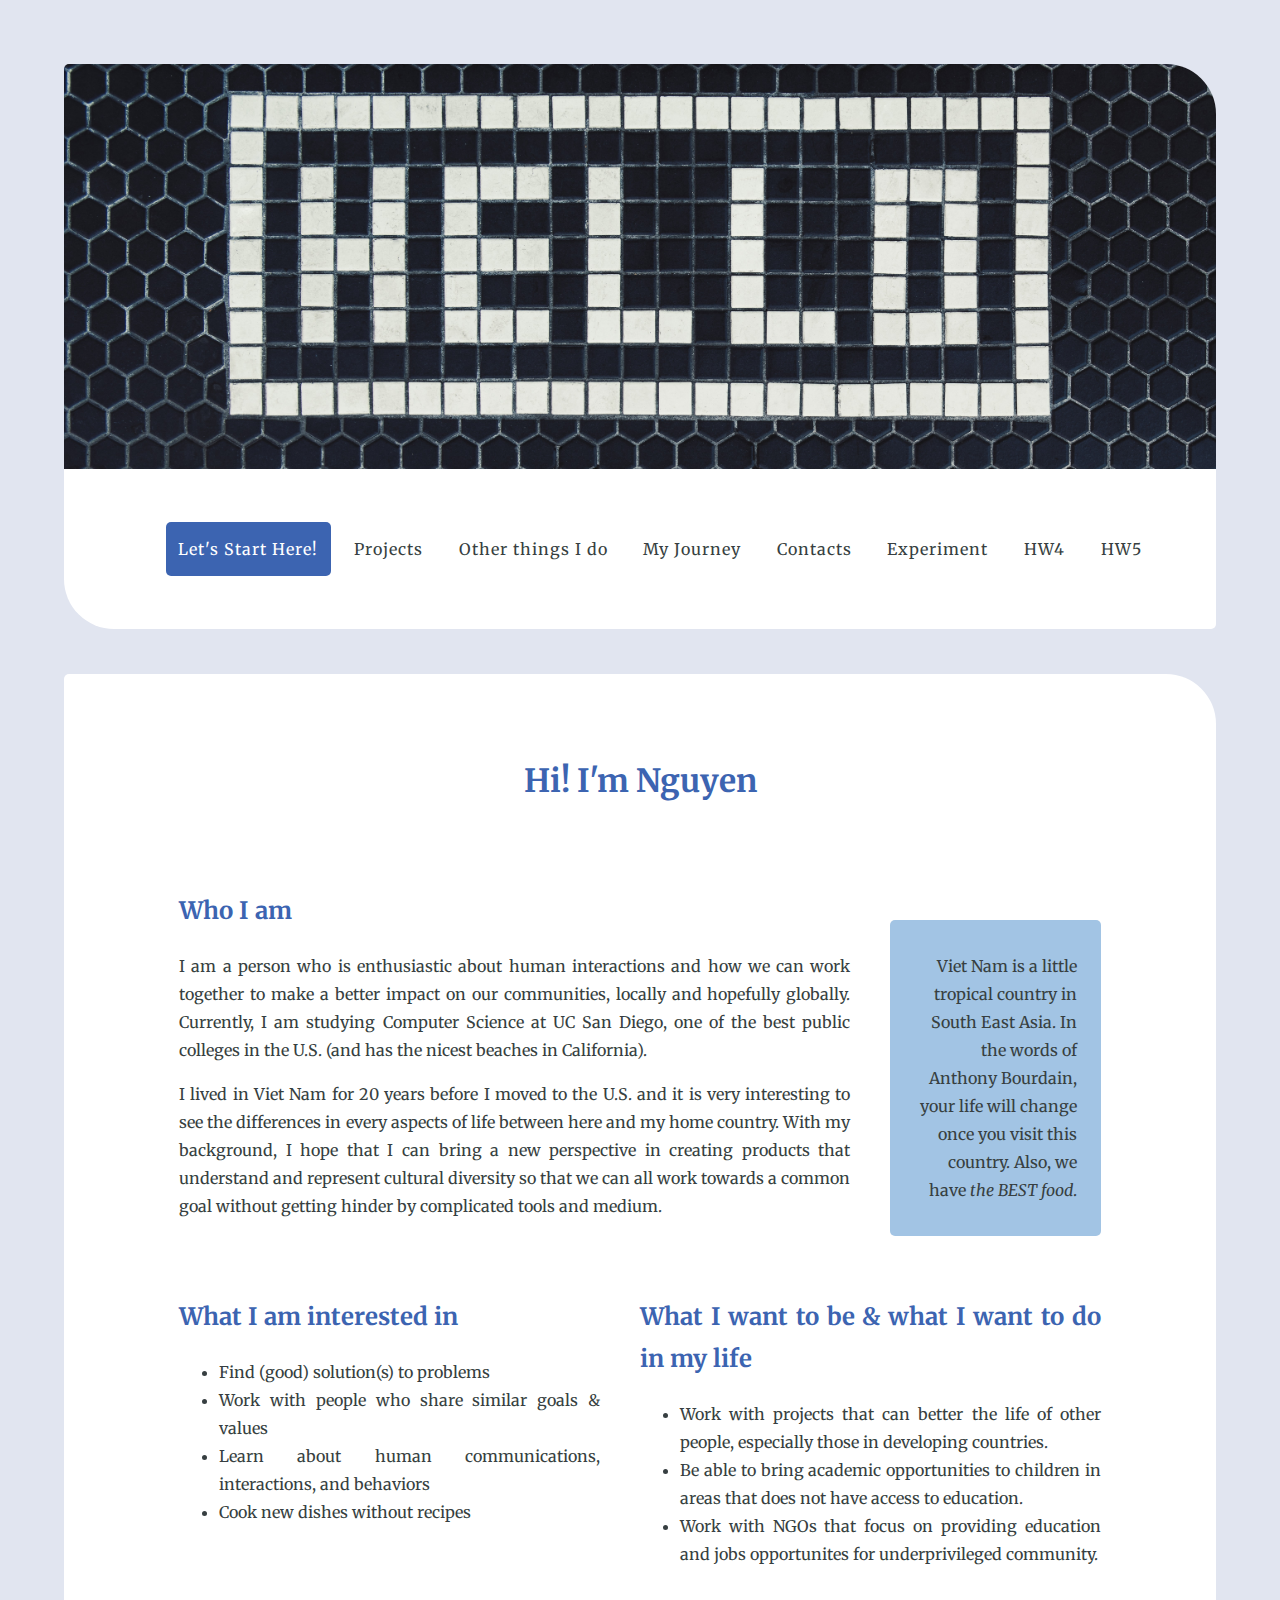
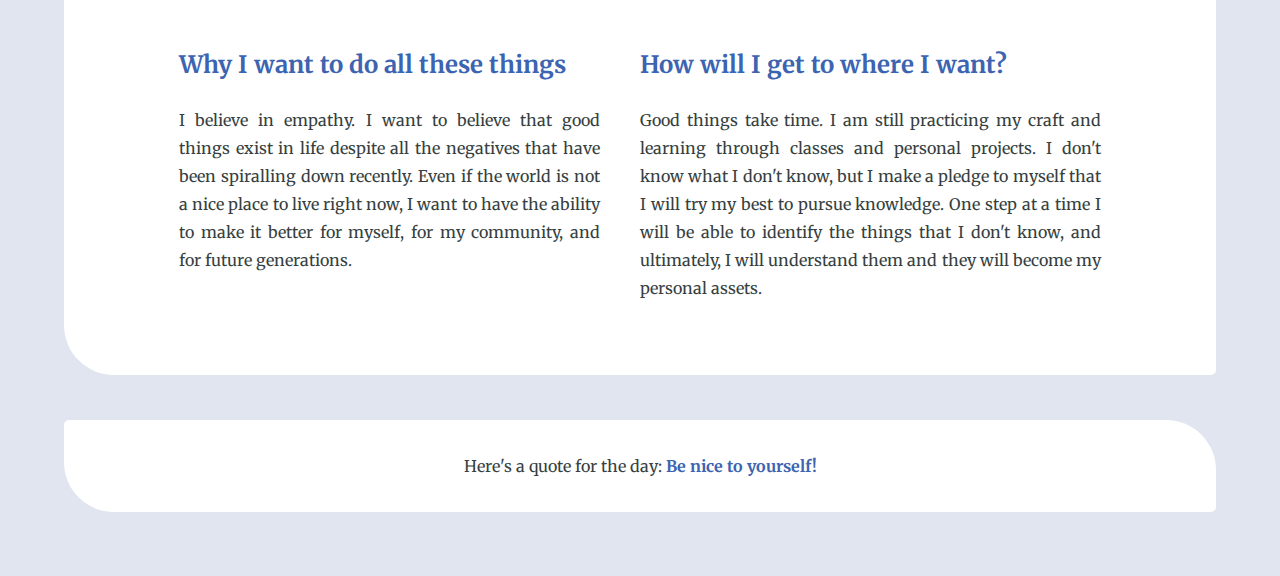
<file: index.html>
<!DOCTYPE html>
<html lang="en">
<head>
    <meta charset="UTF-8">
    <meta http-equiv="X-UA-Compatible" content="IE=edge">
    <meta name="viewport" content="width=device-width, initial-scale=1.0">
    
    <title>Hi! I'm Nguyen</title>

    <link rel="preconnect" href="https://fonts.googleapis.com">
    <link rel="preconnect" href="https://fonts.gstatic.com" crossorigin>
    <link href="https://fonts.googleapis.com/css2?family=Merriweather:wght@400;700&display=swap" rel="stylesheet">
    
    <link
        rel="icon"
        type="image/svg+xml"
        sizes="any"
        href="data:image/svg+xml,&#x3C;svg xmlns=&#x22;http://www.w3.org/2000/svg&#x22; viewBox=&#x22;0 0 100 100&#x22;&#x3E;&#x3C;text y=&#x22;.9em&#x22; font-size=&#x22;90&#x22;&#x3E;&#x1F680;&#x3C;/text&#x3E;&#x3C;/svg&#x3E;"
    />
    
    <link rel="stylesheet" type="text/css" href="/stylesheets/index.css">
</head>
<body>
    <header>
        <!-- <h1>This is Nguyen</h1> -->
        <div class="themeImage">
            <img src="/media/theme-index.jpg" alt="Theme photos">
            <!-- <cite>Photo by <a href="https://unsplash.com/@timmossholder?utm_source=unsplash&utm_medium=referral&utm_content=creditCopyText">Tim Mossholder</a> on <a href="https://unsplash.com/s/photos/hello?utm_source=unsplash&utm_medium=referral&utm_content=creditCopyText">Unsplash</a></cite> -->
        </div>
        <nav role="navigation">
            <p class="menu-button">Menu</p>
            <!-- Drop down menu trial -->
            <!-- <label for="menu-show" class="menu-button">Menu</label> -->
            <!-- <input type="checkbox" id="menu-show"> -->
            <ul>
                <li><a class="active" href="/index.html">Let's Start Here!</a></li>
                <li><a href="/projects.html">Projects</a></li>
                <li><a href="/other-things.html">Other things I do</a></li>
                <li><a href="/my-journey.html">My Journey</a></li>
                <li><a href="/contacts.html">Contacts</a></li>
                <li><a href="/experiment.html">Experiment</a></li>
                <li><a href="hw4/nativedialogs.html">HW4</a></li>
                <li><a href="hw5/methodtest.html">HW5</a></li>
            </ul> 
        </nav>
    </header>
        
    <main>
        <h1 class="pageTitle">Hi! I'm Nguyen</h1>
        <section class="whoIam">
            <h2>Who I am</h2>
            <p>I am a person who is enthusiastic about human interactions and how we can work together to make a better 
                impact on our communities, locally and hopefully globally. Currently, I am studying Computer Science 
                at UC San Diego, one of the best public colleges in the U.S. (and has the nicest beaches in California). </p>
            <p>I lived in Viet Nam for 20 years before I moved to the U.S. and it is very interesting to see the differences
                in every aspects of life between here and my home country. With my background, I hope that I can bring a new 
                perspective in creating products that understand and represent cultural diversity so that we can all work 
                towards a common goal without getting hinder by complicated tools and medium.</p>
        </section>
        
        <aside class="sidebar"><p>Viet Nam is a little tropical country in South East Asia. In the words of Anthony Bourdain, 
            your life will change once you visit this country. Also, we have <i>the BEST food</i>.</p></aside>

        <section class="myInterest">
            <h2>What I am interested in</h2>
            <ul>
                <li>Find (good) solution(s) to problems</li>
                <li>Work with people who share similar goals & values</li>
                <li>Learn about human communications, interactions, and behaviors</li>
                <li>Cook new dishes without recipes</li>
            </ul>
        </section>

        <section class="myGoal">
            <h2>What I want to be & what I want to do in my life</h2>
            <ul>
                <li>Work with projects that can better the life of other people, especially those in developing countries.</li>
                <li>Be able to bring academic opportunities to children in areas that does not have access to education.</li>
                <li>Work with NGOs that focus on providing education and jobs opportunites for underprivileged community.</li>
            </ul>
        </section>

        <section class="myReason">
            <h2>Why I want to do all these things</h2>
            <p>I believe in empathy. I want to believe that good things exist in life despite all the negatives that have 
                been spiralling down recently. Even if the world is not a nice place to live right now, I want to have the 
                ability to make it better for myself, for my community, and for future generations.</p>
        </section>

        <section class="myWay">
            <h2>How will I get to where I want?</h2>
            <p>Good things take time. I am still practicing my craft and learning through classes and personal projects. 
                I don't know what I don't know, but I make a pledge to myself that I will try my best to pursue knowledge. 
                One step at a time I will be able to identify the things that I don't know, and ultimately, I will understand 
                them and they will become my personal assets.</p>
        </section>
    </main>

    <footer>
        <p> Here's a quote for the day: <b>Be nice to yourself!</b></p>
    </footer>

</body>
</html>
</file>
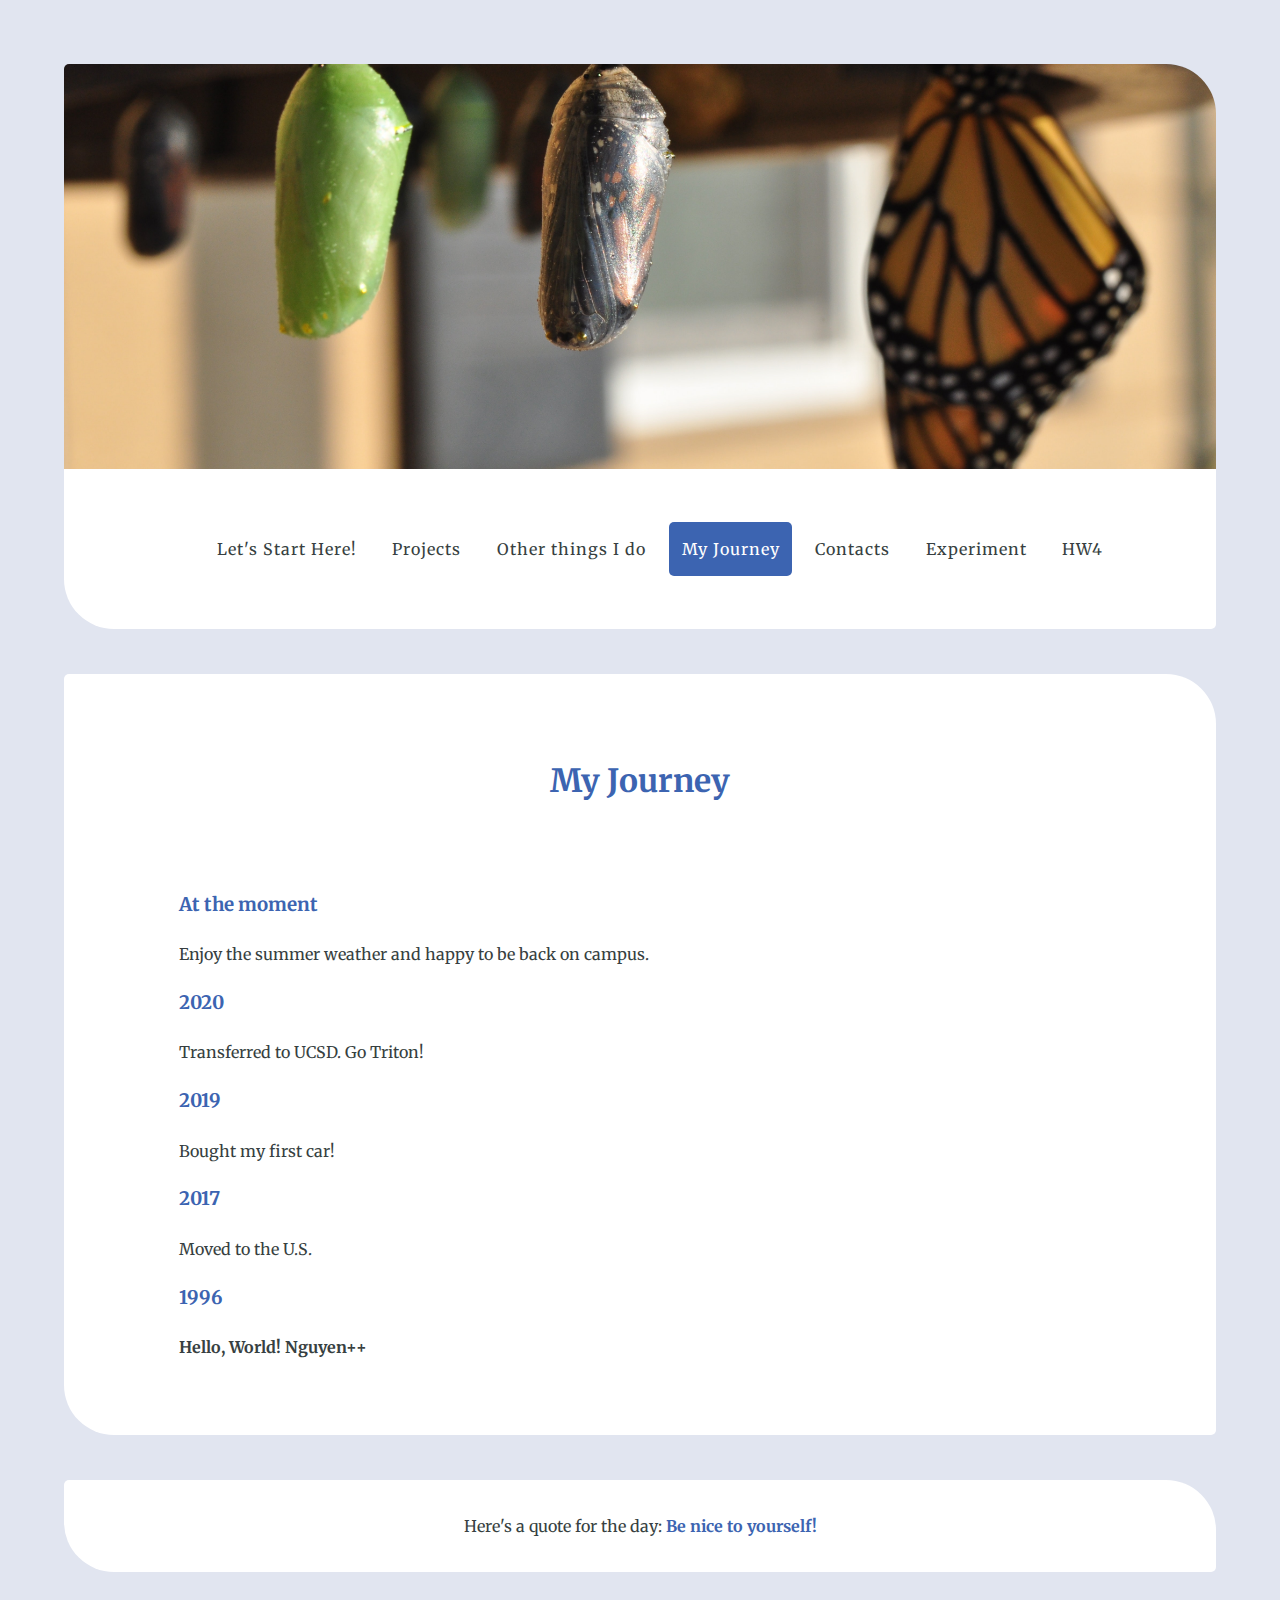
<file: my-journey.html>
<!DOCTYPE html>
<html lang="en">
<head>
    <meta charset="UTF-8">
    <meta http-equiv="X-UA-Compatible" content="IE=edge">
    <meta name="viewport" content="width=device-width, initial-scale=1.0">
    
    <title>Hi! I'm Nguyen</title>
    
    <link rel="preconnect" href="https://fonts.googleapis.com">
    <link rel="preconnect" href="https://fonts.gstatic.com" crossorigin>
    <link href="https://fonts.googleapis.com/css2?family=Merriweather:wght@400;700&display=swap" rel="stylesheet">
    
    <link
        rel="icon"
        type="image/svg+xml"
        sizes="any"
        href="data:image/svg+xml,&#x3C;svg xmlns=&#x22;http://www.w3.org/2000/svg&#x22; viewBox=&#x22;0 0 100 100&#x22;&#x3E;&#x3C;text y=&#x22;.9em&#x22; font-size=&#x22;90&#x22;&#x3E;&#x1F680;&#x3C;/text&#x3E;&#x3C;/svg&#x3E;"
    />
    
    <link rel="stylesheet" type="text/css" href="/stylesheets/journey.css">
</head>
<body>
    <header>
        <!-- <h1>This is Nguyen</h1> -->
        <div class="themeImage">
            <img src="/media/theme-journey.jpg" alt="Theme photos">
            <!-- <cite>Photo by <a href="https://unsplash.com/@scw1217?utm_source=unsplash&utm_medium=referral&utm_content=creditCopyText">Suzanne D. Williams</a> on <a href="https://unsplash.com/s/photos/growth?utm_source=unsplash&utm_medium=referral&utm_content=creditCopyText">Unsplash</a></cite> -->
        </div>
        <nav role="navigation">
            <p class="menu-button">Menu</p>
            <!-- Drop down menu trial -->
            <!-- <label for="menu-show" class="menu-button">Menu</label> -->
            <!-- <input type="checkbox" id="menu-show"> -->
            <ul>
                <li><a href="/index.html">Let's Start Here!</a></li>
                <li><a href="/projects.html">Projects</a></li>
                <li><a href="/other-things.html">Other things I do</a></li>
                <li><a class="active" href="/my-journey.html">My Journey</a></li>
                <li><a href="/contacts.html">Contacts</a></li>
                <li><a href="/experiment.html">Experiment</a></li>
                <li><a href="hw4/nativedialogs.html">HW4</a></li>
            </ul> 
        </nav>
    </header>
        
    <main>
        <h1 class="pageTitle">My Journey</h1>
        <div class="timeline">
            <div class="container right">
                <h3>At the moment</h3>
                <p>Enjoy the summer weather and happy to be back on campus.</p>
            </div>
            <div class="container left">
                <h3>2020</h3>
                <p>Transferred to UCSD. Go Triton!</p>
            </div>
            <div class="container right">
                  <h3>2019</h3>
                  <p>Bought my first car!</p>
            </div>
            <div class="container left">
                  <h3>2017</h3>
                  <p>Moved to the U.S.</p>
            </div>
            <div class="container right">
                  <h3>1996</h3>
                  <p><strong>Hello, World! Nguyen++</strong></p>
            </div>
          </div>
    </main>

    <footer>
        <p> Here's a quote for the day: <b>Be nice to yourself!</b></p>
    </footer>

</body>
</html>
</file>
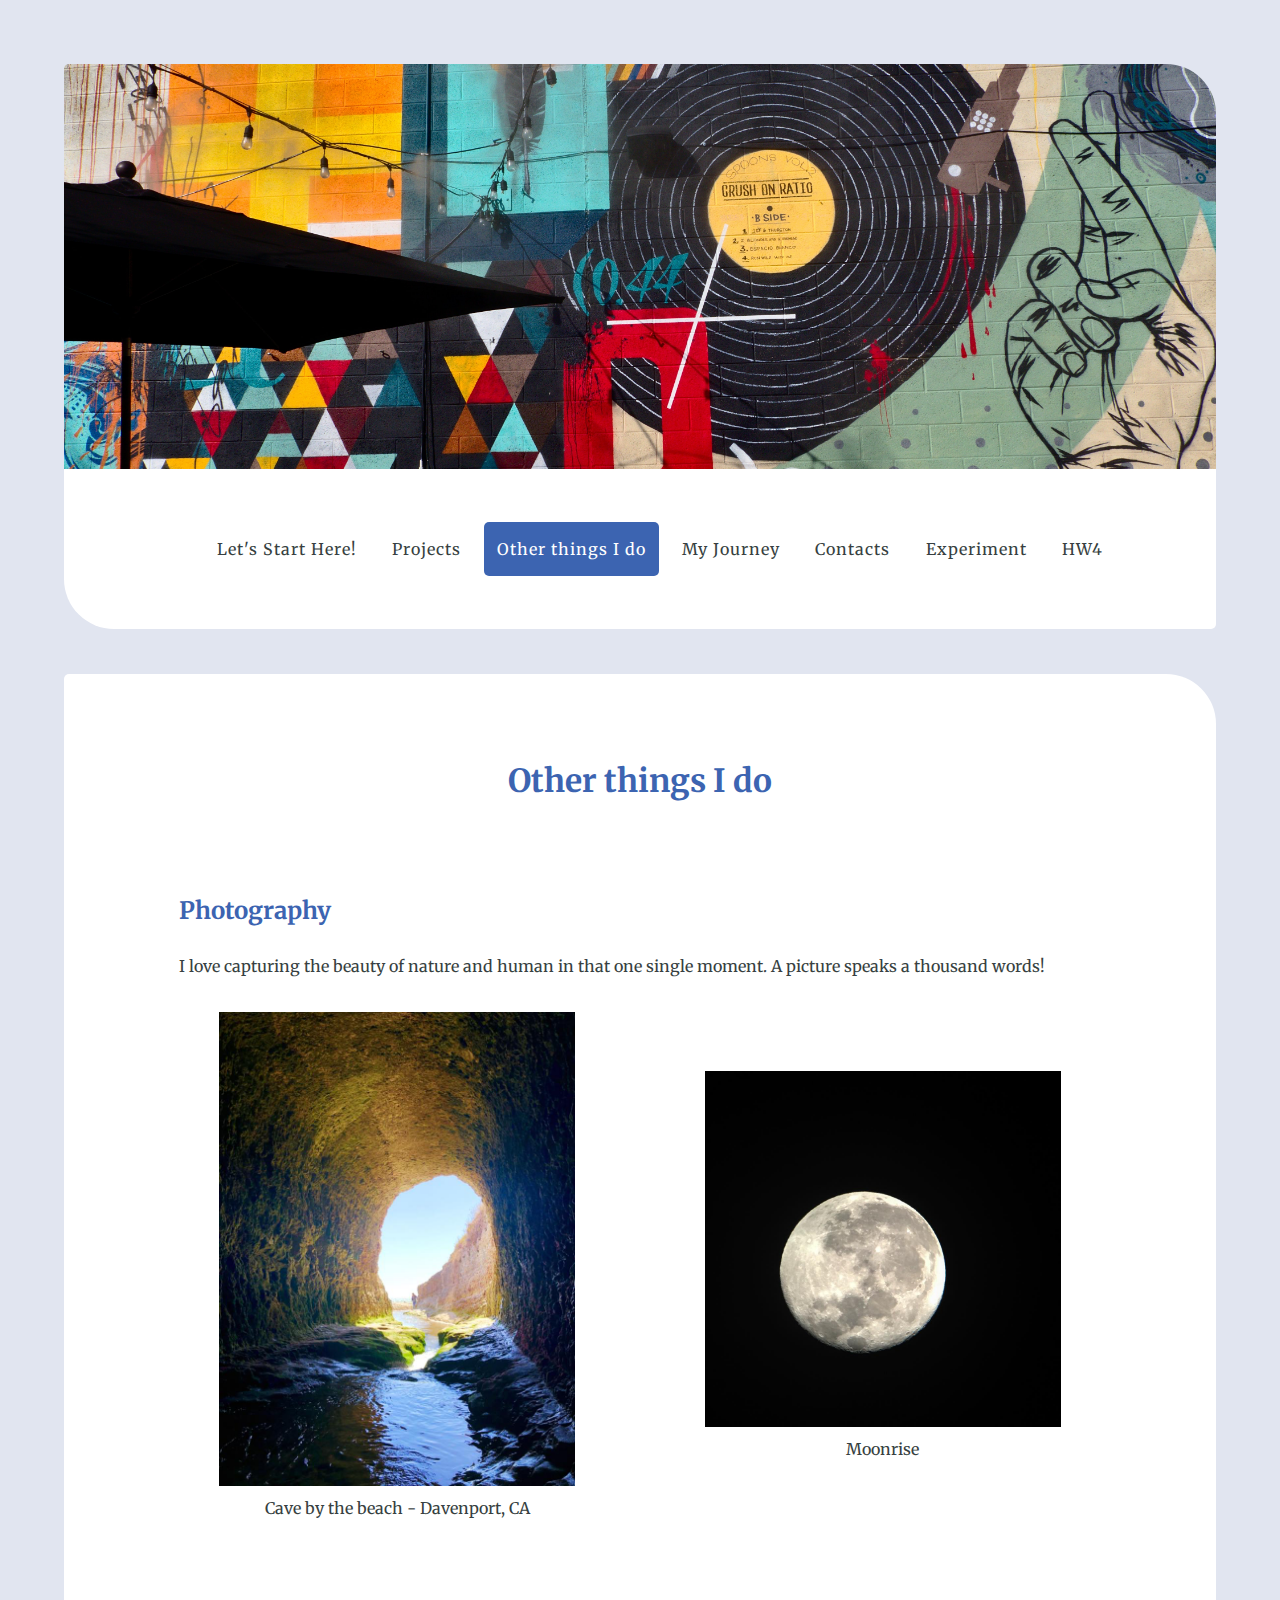
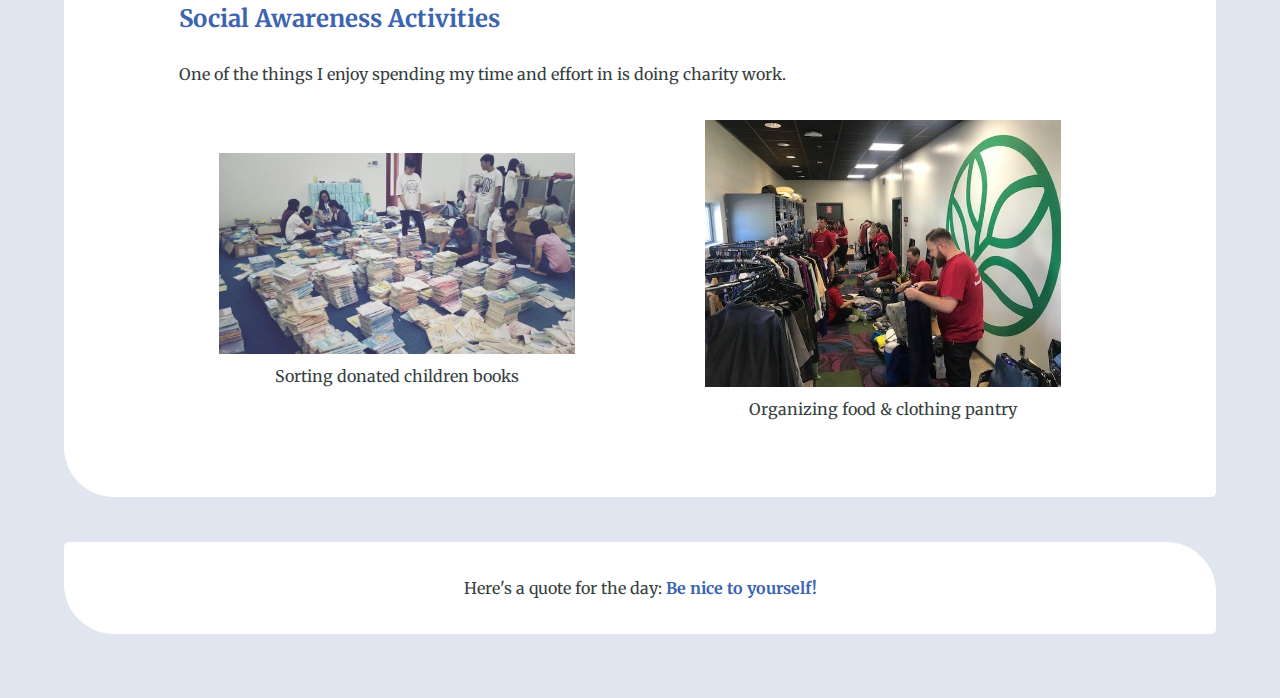
<file: other-things.html>
<!DOCTYPE html>
<html lang="en">
<head>
    <meta charset="UTF-8">
    <meta http-equiv="X-UA-Compatible" content="IE=edge">
    <meta name="viewport" content="width=device-width, initial-scale=1.0">
    
    <title>Hi! I'm Nguyen</title>
    <link rel="preconnect" href="https://fonts.googleapis.com">
    <link rel="preconnect" href="https://fonts.gstatic.com" crossorigin>
    <link href="https://fonts.googleapis.com/css2?family=Merriweather:wght@400;700&display=swap" rel="stylesheet">
    
    <link
        rel="icon"
        type="image/svg+xml"
        sizes="any"
        href="data:image/svg+xml,&#x3C;svg xmlns=&#x22;http://www.w3.org/2000/svg&#x22; viewBox=&#x22;0 0 100 100&#x22;&#x3E;&#x3C;text y=&#x22;.9em&#x22; font-size=&#x22;90&#x22;&#x3E;&#x1F680;&#x3C;/text&#x3E;&#x3C;/svg&#x3E;"
    />

    <link rel="stylesheet" type="text/css" href="/stylesheets/other.css">
</head>
<body>
    <header>
        <!-- <h1>This is Nguyen</h1> -->
        <div class="themeImage">
            <img src="/media/theme-other.jpg" alt="Theme photos">
            <!-- <cite>Photo by <a href="https://unsplash.com/@marge1988?utm_source=unsplash&utm_medium=referral&utm_content=creditCopyText">Stephane MARGERIN</a> on <a href="https://unsplash.com/s/photos/collage?utm_source=unsplash&utm_medium=referral&utm_content=creditCopyText">Unsplash</a></cite> -->
        </div>
        <nav role="navigation">
            <p class="menu-button">Menu</p>
            <!-- Drop down menu trial -->
            <!-- <label for="menu-show" class="menu-button">Menu</label> -->
            <!-- <input type="checkbox" id="menu-show"> -->
            <ul>
                <li><a href="/index.html">Let's Start Here!</a></li>
                <li><a href="/projects.html">Projects</a></li>
                <li><a class="active" href="/other-things.html">Other things I do</a></li>
                <li><a href="/my-journey.html">My Journey</a></li>
                <li><a href="/contacts.html">Contacts</a></li>
                <li><a href="/experiment.html">Experiment</a></li>
                <li><a href="hw4/nativedialogs.html">HW4</a></li>
            </ul> 
        </nav>
    </header>
        
    <main>
        <h1 class="pageTitle">Other things I do</h1>

        <section id="section1">
            <div id="sect1-title">
                <h2>Photography</h2>
                <p>I love capturing the beauty of nature and human in that one single moment. A picture speaks a thousand words!</p>
            </div>
            <figure id="fig1">
                <img src="/media/davenport.jpeg"
                     alt="Picture of a perspective from inside a cave">
                <figcaption>Cave by the beach - Davenport, CA</figcaption>
            </figure>
            <figure id="fig2">
                <img src="/media/moonrise.jpeg"
                     alt="Picture of a rising moon">
                <figcaption>Moonrise</figcaption>
            </figure>
        </section>

        <section id="section2">
            <div id="sect2-title">
                <h2>Social Awareness Activities</h2>
                <p>One of the things I enjoy spending my time and effort in is doing charity work.</p>
            </div>
            <!-- <picture>
                <source srcset="/media/book.jpg"
                        media="(min-width=650px)">
                <img src="/media/sf.jpeg"/>
            </picture> -->
            <!-- <picture>
                <source srcset="/media/book.jpeg" media="(min-width:650px)" 
                width="50%" height="50%">
                <img src="/media/100x75.png" alt="3">
                <figcaption>Sorting donated children book</figcaption>
            </picture> -->
            <figure id="fig3">
                <img src="/media/book.jpeg"
                     alt="People sorting books">
                <figcaption>Sorting donated children books</figcaption>
            </figure>
            <figure id="fig4">
                <img src="/media/food-pantry.jpeg"
                     alt="People organizing clothes">
                <figcaption>Organizing food & clothing pantry</figcaption>
            </figure>
        </section>
    </main>

    <footer>
        <p> Here's a quote for the day: <b>Be nice to yourself!</b></p>
    </footer>

</body>
</html>
</file>
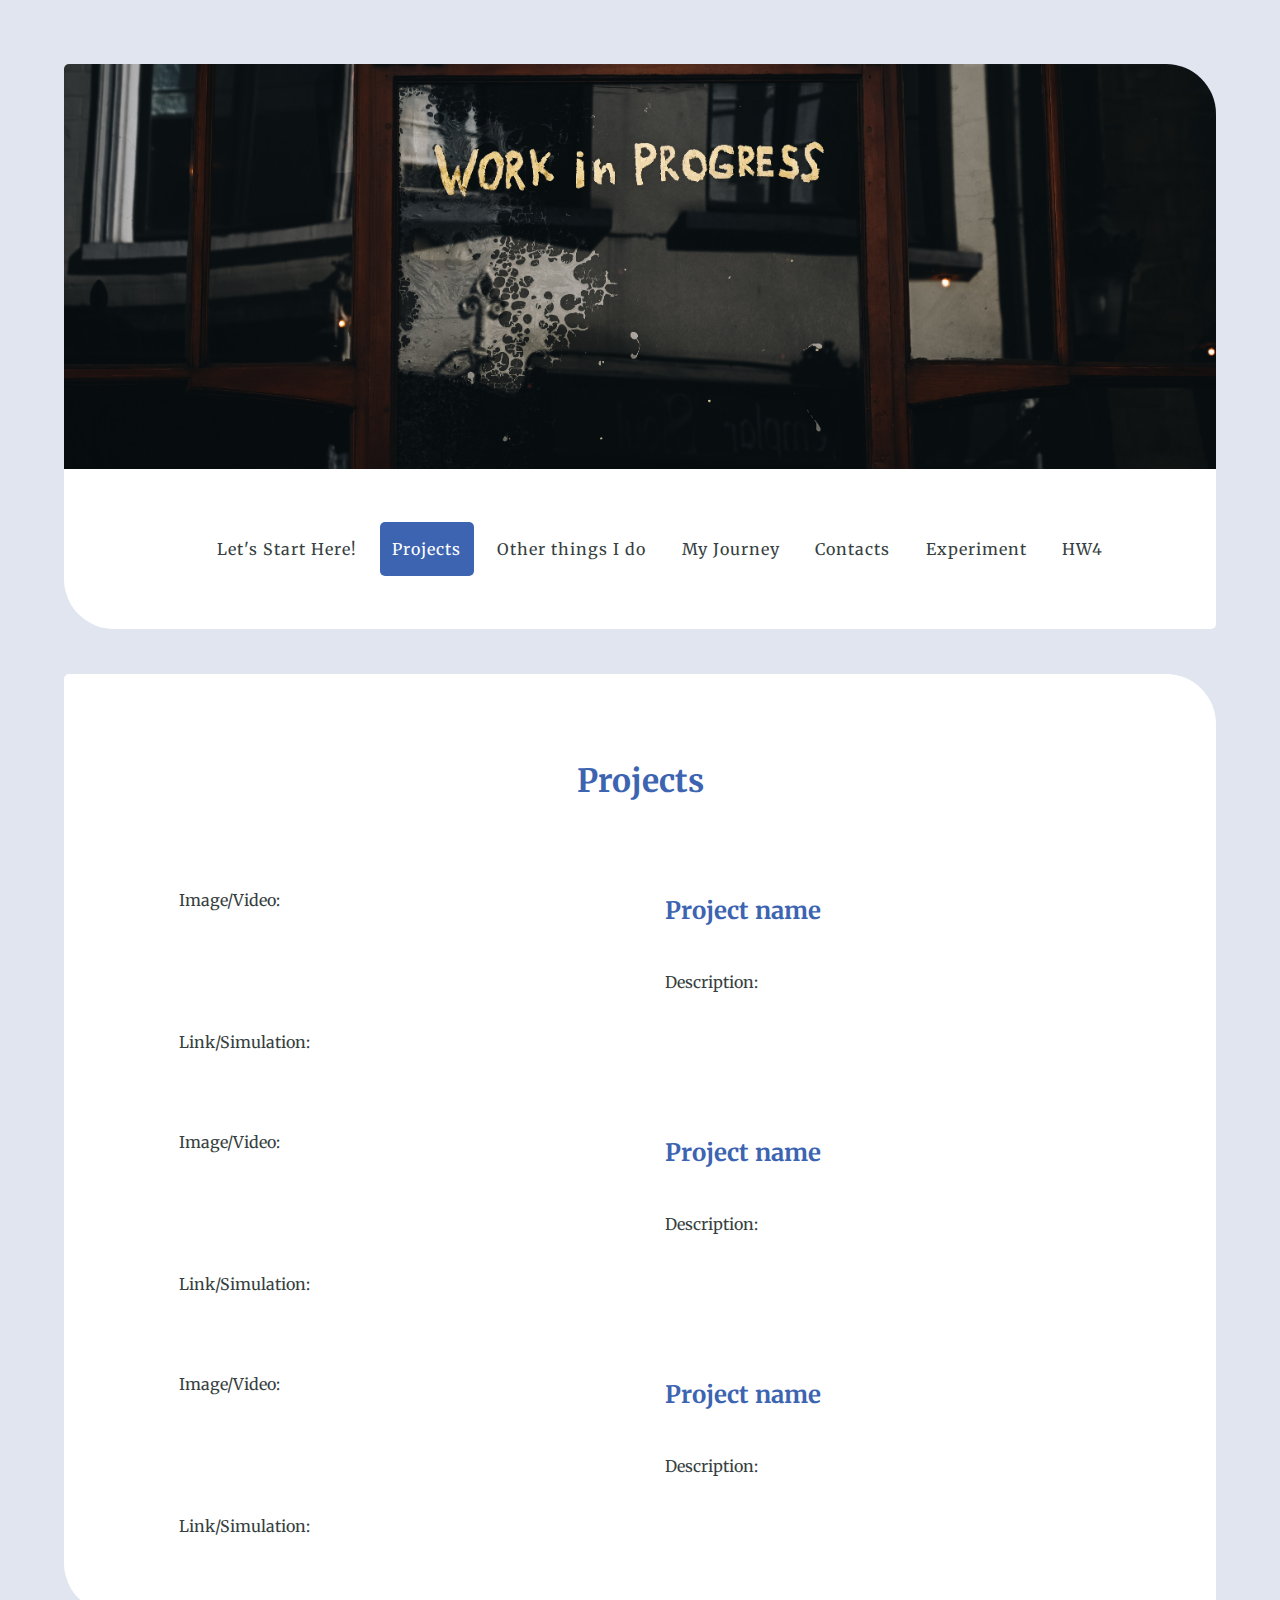
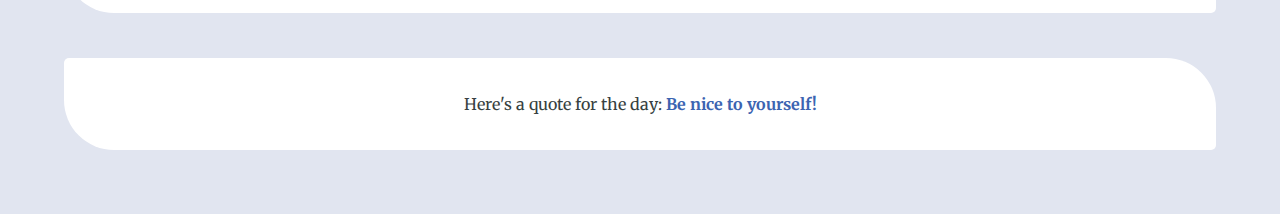
<file: projects.html>
<!DOCTYPE html>
<html lang="en">
<head>
    <meta charset="UTF-8">
    <meta http-equiv="X-UA-Compatible" content="IE=edge">
    <meta name="viewport" content="width=device-width, initial-scale=1.0">
    
    <title>Hi! I'm Nguyen</title>
    
    <link rel="preconnect" href="https://fonts.googleapis.com">
    <link rel="preconnect" href="https://fonts.gstatic.com" crossorigin>
    <link href="https://fonts.googleapis.com/css2?family=Merriweather:wght@400;700&display=swap" rel="stylesheet">
    
    <link
        rel="icon"
        type="image/svg+xml"
        sizes="any"
        href="data:image/svg+xml,&#x3C;svg xmlns=&#x22;http://www.w3.org/2000/svg&#x22; viewBox=&#x22;0 0 100 100&#x22;&#x3E;&#x3C;text y=&#x22;.9em&#x22; font-size=&#x22;90&#x22;&#x3E;&#x1F680;&#x3C;/text&#x3E;&#x3C;/svg&#x3E;"
    />
    
    <link rel="stylesheet" type="text/css" href="/stylesheets/project.css">
</head>
<body>
    <header>
        <!-- <h1>This is Nguyen</h1> -->
        <div class="themeImage">
            <img src="/media/theme-project.jpg" alt="Theme photos">
            <!-- <cite>Photo by <a href="https://unsplash.com/@gaellemarcel?utm_source=unsplash&utm_medium=referral&utm_content=creditCopyText">Gaelle Marcel</a> on <a href="https://unsplash.com/s/photos/wip?utm_source=unsplash&utm_medium=referral&utm_content=creditCopyText">Unsplash</a></cite> -->
        </div>
        <nav role="navigation">
            <p class="menu-button">Menu</p>
            <!-- Drop down menu trial -->
            <!-- <label for="menu-show" class="menu-button">Menu</label> -->
            <!-- <input type="checkbox" id="menu-show"> -->
            <ul>
                <li><a href="/index.html">Let's Start Here!</a></li>
                <li><a class="active" href="/projects.html">Projects</a></li>
                <li><a href="/other-things.html">Other things I do</a></li>
                <li><a href="/my-journey.html">My Journey</a></li>
                <li><a href="/contacts.html">Contacts</a></li>
                <li><a href="/experiment.html">Experiment</a></li>
                <li><a href="hw4/nativedialogs.html">HW4</a></li>
            </ul> 
        </nav> 
    </header>
        
    <main>
        <h1 class="pageTitle">Projects</h1>
        <section id="section1">
            <h2 id="sect1-name">Project name</h2>
            <p id="sect1-media">Image/Video:</p>
            <p id="sect1-description">Description:</p>
            <p id="sect1-sims">Link/Simulation:</p>
        </section>
        <section id="section2">
            <h2 id="sect2-name">Project name</h2>
            <p id="sect2-media">Image/Video:</p>
            <p id="sect2-description">Description:</p>
            <p id="sect2-sims">Link/Simulation:</p>
        </section>
        <section id="section3">
            <h2 id="sect3-name">Project name</h2>
            <p id="sect3-media">Image/Video:</p>
            <p id="sect3-description">Description:</p>
            <p id="sect3-sims">Link/Simulation:</p>
        </section>
    </main>

    <footer>
        <p> Here's a quote for the day: <b>Be nice to yourself!</b></p>
    </footer>

</body>
</html>
</file>
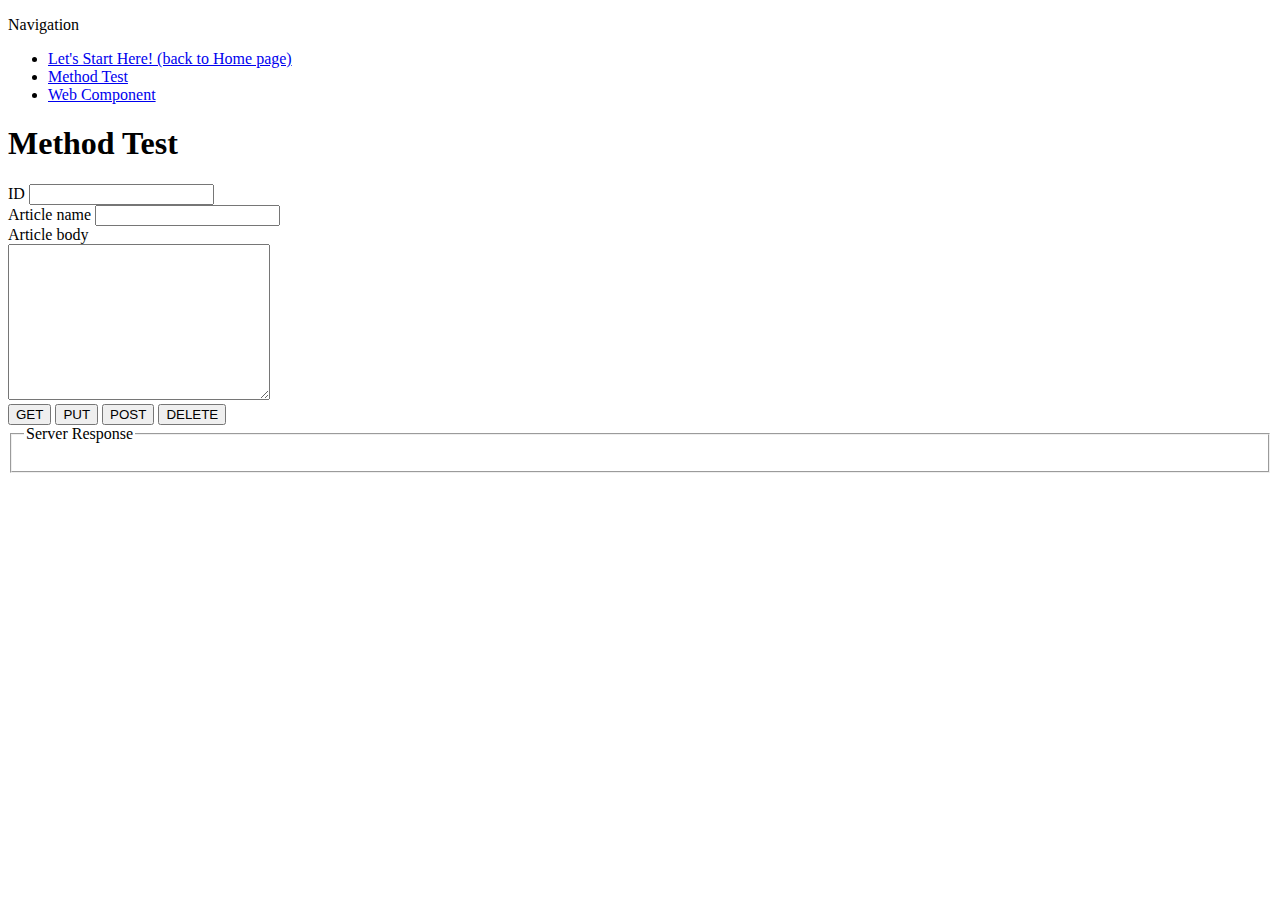
<file: hw5/methodtest.html>
<!DOCTYPE html>
<html lang="en">
<head>
    <meta charset="UTF-8">
    <meta http-equiv="X-UA-Compatible" content="IE=edge">
    <meta name="viewport" content="width=device-width, initial-scale=1.0">
    <title>HW5</title>
    <!-- avoid 404 favicon.io not found -->
    <link rel="icon" href="data:;base64,iVBORw0KGgo="> 

    <script type="module">
        window.addEventListener('DOMContentLoaded', () => {
            console.log("Everything is loaded.");
            // prevent default form submit behavior
            document.getElementById('my-form').addEventListener('submit', (ev) => ev.preventDefault());
            // add event listener to all the buttons
            document.getElementById('getBtn').addEventListener('click', getXML);
            document.getElementById('putBtn').addEventListener('click', putXML);
            document.getElementById('postBtn').addEventListener('click', postXML);
            document.getElementById('deleteBtn').addEventListener('click', deleteXML);
        });
        
        function getXML() {
            document.getElementById('date').value = new Date();
            let myForm = document.getElementById('my-form');
            let payload = new FormData(myForm);

            let xhr = new XMLHttpRequest();
            //let payload = `record-id=${document.getElementById('record-id').value}&article-name=${document.getElementById('article-name').value}&article-body=${document.getElementById('article-body').value}`;
            if (xhr) {
                xhr.open('GET', 'https://www.httpbin.org/get');
                xhr.onload = function () {
                    let output = document.getElementById('response');
                    output.firstChild.innerHTML = xhr.responseText;
                };
                xhr.send(payload);
            }
        }

        function putXML() {
            document.getElementById('date').value = new Date();
            let myForm = document.getElementById('my-form');
            let payload = new FormData(myForm);

            let xhr = new XMLHttpRequest();
            if (xhr) {
                xhr.open('PUT', 'https://www.httpbin.org/put');
                xhr.onload = function () {
                    let output = document.getElementById('response');
                    output.firstChild.innerHTML = xhr.responseText;
                };
                xhr.send(payload);
            }
        }

        function postXML() {
            document.getElementById('date').value = new Date();
            let myForm = document.getElementById('my-form');
            let payload = new FormData(myForm);

            let xhr = new XMLHttpRequest();
            if (xhr) {
                xhr.open('POST', 'https://www.httpbin.org/post');
                xhr.onload = function () { 
                    let output = document.getElementById('response');
                    output.firstChild.innerHTML = xhr.responseText;
                };
                xhr.send(payload);
            }
        }

        function deleteXML() {
            document.getElementById('date').value = new Date();
            let myForm = document.getElementById('my-form');
            let payload = new FormData(myForm);

            let xhr = new XMLHttpRequest();
            if (xhr) {
                xhr.open('DELETE', 'https://www.httpbin.org/delete');
                xhr.onload = function () {
                    let output = document.getElementById('response');
                    output.firstChild.innerHTML = xhr.responseText;
                };
                xhr.send(payload);
            }
        }
    </script>
</head>
<body>
    <header>
        <nav role="navigation">
            <p class="menu-button">Navigation</p>
            <ul>
                <li><a href="/index.html">Let's Start Here! (back to Home page)</a></li>
                <li><a href="methodtest.html">Method Test</a></li>
                <li><a href="webcomponent.html">Web Component</a></li>
            </ul> 
        </nav>
    </header>
    <main>
        <h1>Method Test</h1>
        <form action="" id="my-form">
            <div>
                <label for="record-id">ID</label>
                <input type="text" name="record-id" id="record-id">
            </div>
            
            <div>
                <label for="article-name">Article name</label>
                <input type="text" name="article-name" id="article-name">
            </div>

            <div>
                <label for="article-body">Article body</label>
                <br>
                <textarea name="article-body" id="article-body" cols="30" rows="10"></textarea>
            </div>

            <div>
                <input type="hidden" name="date" id="date">
            </div>

            <button id="getBtn">GET</button>
            <button id="putBtn">PUT</button>
            <button id="postBtn">POST</button>
            <button id="deleteBtn">DELETE</button>

            <fieldset>
                <legend>Server Response</legend>
        
                <output id="response"><pre></pre></output>
        
            </fieldset>
        </form>
    </main>
</body>
</html>
</file>
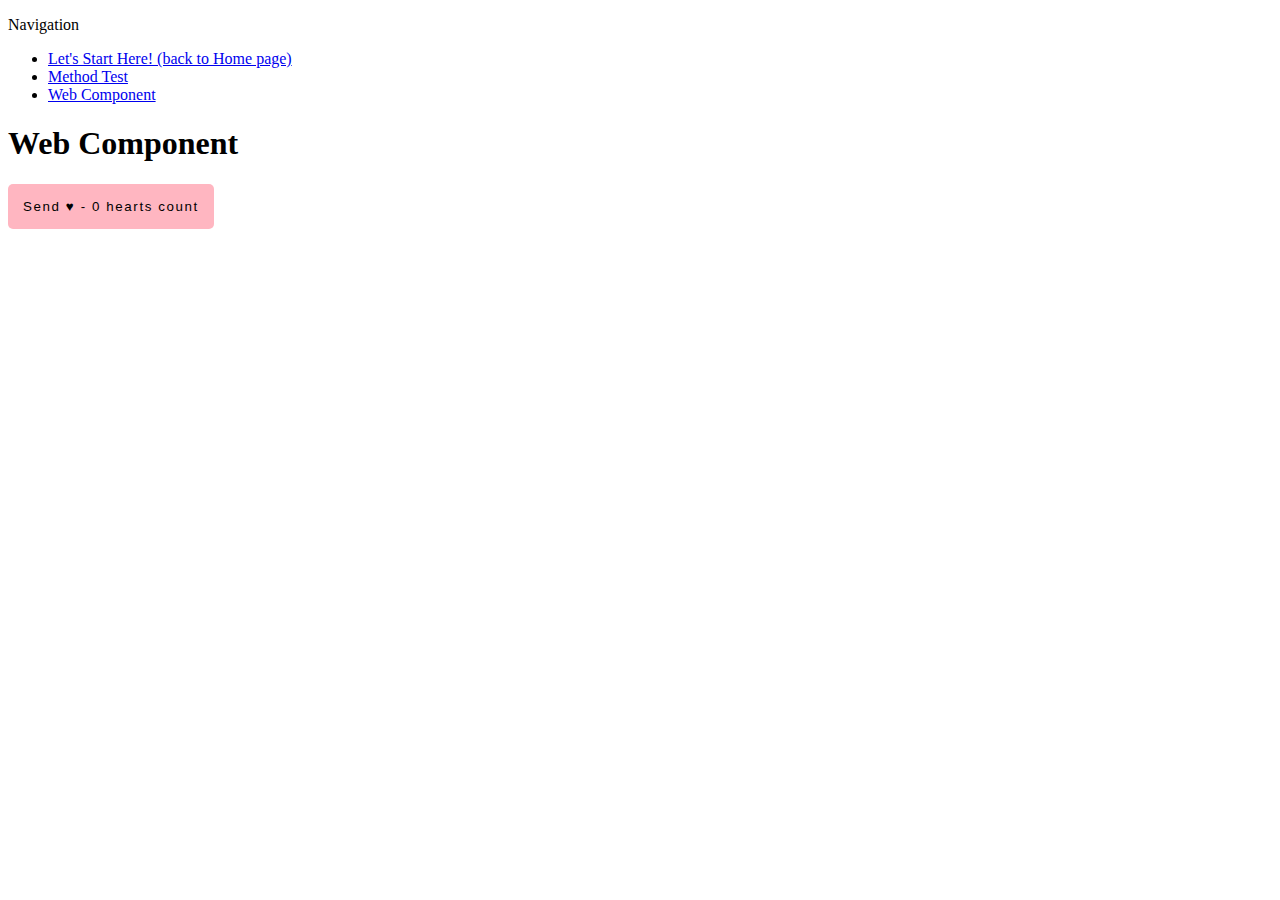
<file: hw5/webcomponent.html>
<!DOCTYPE html>
<html lang="en">
<head>
    <meta charset="UTF-8">
    <meta http-equiv="X-UA-Compatible" content="IE=edge">
    <meta name="viewport" content="width=device-width, initial-scale=1.0">
    <title>HW5</title>
    <!-- avoid 404 favicon.io not found -->
    <link rel="icon" href="data:;base64,iVBORw0KGgo=">
    <script type="text/javascript" type="module" src="ButtonCount.js"></script>

</head>
<body>
    <header>
        <nav role="navigation">
            <p class="menu-button">Navigation</p>
            <ul>
                <li><a href="/index.html">Let's Start Here! (back to Home page)</a></li>
                <li><a href="methodtest.html">Method Test</a></li>
                <li><a href="webcomponent.html">Web Component</a></li>
            </ul> 
        </nav>
    </header>
    <main>
        <h1>Web Component</h1>
        <!-- If we put count inside the shadow, we'd have no easy way to access it (can read the String ofc) -->
        <!-- A way to allow access to the count value is to have this element have a "count" attr -->
        <button-count> hearts count</button-count>
    </main>
</body>
</html>
</file>
<file: stylesheets/index.css>
@import "styles.css";
/* Contents indise main */

.pageTitle {
    grid-area: pageTitle;
}
.whoIam {
    grid-area: whoIam;
}
.sidebar {
    grid-area: sidebar;
    text-align: right;
    align-self: flex-end;
    background-color: var(--color-primary-light);
    border-radius: var(--border-radius-S);
    padding: 1rem 1.5rem;
}
.myInterest {
    grid-area: myInterest;
}
.myGoal {
    grid-area: myGoal;
}
.myReason {
    grid-area: myReason;
}
.myWay {
    grid-area: myWay;
}

main {
    display: grid;
    gap: 40px;
    grid-template-columns: 2fr 1fr 1fr;
    grid-template-areas:
        "pageTitle   pageTitle  pageTitle"
        "whoIam      whoIam     sidebar"
        "myInterest  myGoal     myGoal"
        "myReason    myWay      myWay";
}

@media screen and (max-width: 950px) {
    main {
        grid-template-columns: 1fr;
        grid-template-areas:
            "header"
            "pageTitle"
            "whoIam"
            "sidebar"
            "myInterest"
            "myGoal"
            "myReason"
            "myWay";
    }
}

/* .themeImage img {
    object-position: center;
} */

/* * {
    border: 1px solid black;
} */
</file>
<file: stylesheets/journey.css>
@import "styles.css";

/* Contents indise main */

.pageTitle {grid-area: pageTitle;}
.timeline {grid-area: timeline;}

main {
    display: grid;
    gap: 40px;
    grid-template-areas:
        "pageTitle"
        "timeline";
}

@media screen and (max-width: 950px) {
}

/* * {
    border: 1px solid black;
} */
</file>
<file: stylesheets/other.css>
@import "styles.css";

/* Contents indise main */

.pageTitle {grid-area: pageTitle;}

#section1 {grid-area: section1;}
#section2 {grid-area: section2;}

#sect1-title {grid-area: sect1-title;}
#sect2-title {grid-area: sect2-title;}

#fig1 {grid-area: fig1;}
#fig2 {grid-area: fig2;}
#fig3 {grid-area: fig3;}
#fig4 {grid-area: fig4;}

main {
    display: grid;
    gap: 40px;
    grid-template-areas:
        "pageTitle"
        "section1"
        "section2"
}

#section1 {
    display: grid;
    column-gap: 50px;
    grid-template-columns: 1fr 1fr;
    grid-template-areas:
        "sect1-title    sect1-title"
        "fig1           fig2";
    align-items: center;
}

#section2 {
    display: grid;
    column-gap: 50px;
    grid-template-columns: 1fr 1fr;
    grid-template-areas:
        "sect2-title    sect2-title"
        "fig3           fig4";
    align-items: center;
}

figure img {
    max-width: 100%;
    height: auto; 
    object-fit: cover;
}

figure figcaption {
    text-align: center;
}

@media screen and (max-width: 950px) {
    #section1 {
        display: grid;
        grid-template-columns: 1fr;
        grid-template-areas:
            "sect1-title"
            "fig1"
            "fig2";
    }
    #section2 {
        display: grid;
        grid-template-columns: 1fr;
        grid-template-areas:
            "sect2-title"
            "fig3"
            "fig4";
    }
}

/* * {
    border: 1px solid black;
} */
</file>
<file: stylesheets/project.css>
@import "styles.css";

/* Contents indise main */

.pageTitle {grid-area: pageTitle;}

#section1 {grid-area: section1;}
#section2 {grid-area: section2;}
#section3 {grid-area: section3;}

#sect1-name {grid-area: name1;}
#sect1-media {grid-area: media1;}
#sect1-description {grid-area: des1;}
#sect1-sims {grid-area: sims1;}

#sect2-name {grid-area: name2;}
#sect2-media {grid-area: media2;}
#sect2-description {grid-area: des2;}
#sect2-sims {grid-area: sims2;}

#sect3-name {grid-area: name3;}
#sect3-media {grid-area: media3;}
#sect3-description {grid-area: des3;}
#sect3-sims {grid-area: sims3;}

main {
    display: grid;
    gap: 40px;
    grid-template-areas:
        "pageTitle"
        "section1"
        "section2"
        "section3"
}

#section1 {
    display: grid;
    column-gap: 50px;
    grid-template-columns: 1fr 1fr;
    grid-template-areas:
        "media1     name1"
        "media1     des1"
        "sims1      sims1";
}

#section2 {
    display: grid;
    column-gap: 50px;
    grid-template-columns: 1fr 1fr;
    grid-template-areas:
        "media2     name2"
        "media2     des2"
        "sims2      sims2";
}

#section3 {
    display: grid;
    column-gap: 50px;
    grid-template-columns: 1fr 1fr;
    grid-template-areas:
        "media3     name3"
        "media3     des3"
        "sims3      sims3";
}


@media screen and (max-width: 950px) {
    #section1 {
        display: grid;
        grid-template-columns: 1fr;
        grid-template-areas:
            "name1"
            "des1"
            "media1"
            "sims1";
    }
    #section2 {
        display: grid;
        grid-template-columns: 1fr;
        grid-template-areas:
            "name2"
            "des2"
            "media2"
            "sims2";
    }
    #section3 {
        display: grid;
        grid-template-columns: 1fr;
        grid-template-areas:
            "name3"
            "des3"
            "media3"
            "sims3";
    }
}

/* * {
    border: 1px solid black;
} */
</file>
